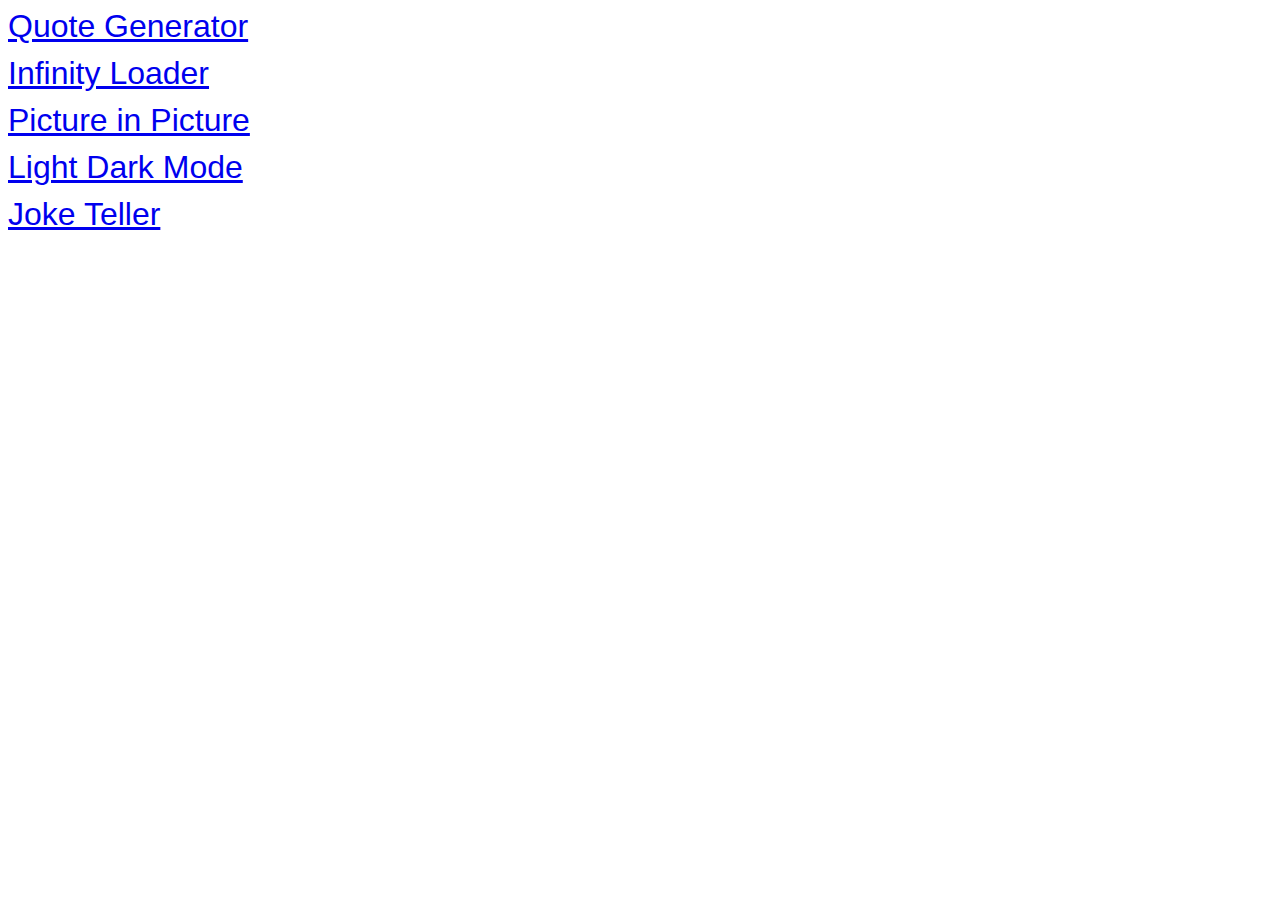
<file: index.html>
<!DOCTYPE html>
<html lang="en">
<head>
    <meta charset="UTF-8">
    <meta http-equiv="X-UA-Compatible" content="IE=edge">
    <meta name="viewport" content="width=device-width, initial-scale=1.0">
    <link rel="stylesheet" href="style.css">
    <title>Vanilla JS Projects</title>
</head>
<body>
    <a href="Quote-Generator/">Quote Generator</a>
    <a href="Infinity-Loader/">Infinity Loader</a>
    <a href="picture-in-picture/">Picture in Picture</a>
    <a href="light-dark-mode/">Light Dark Mode</a>
    <a href="joke-teller/">Joke Teller</a>
</body>
</html>
</file>
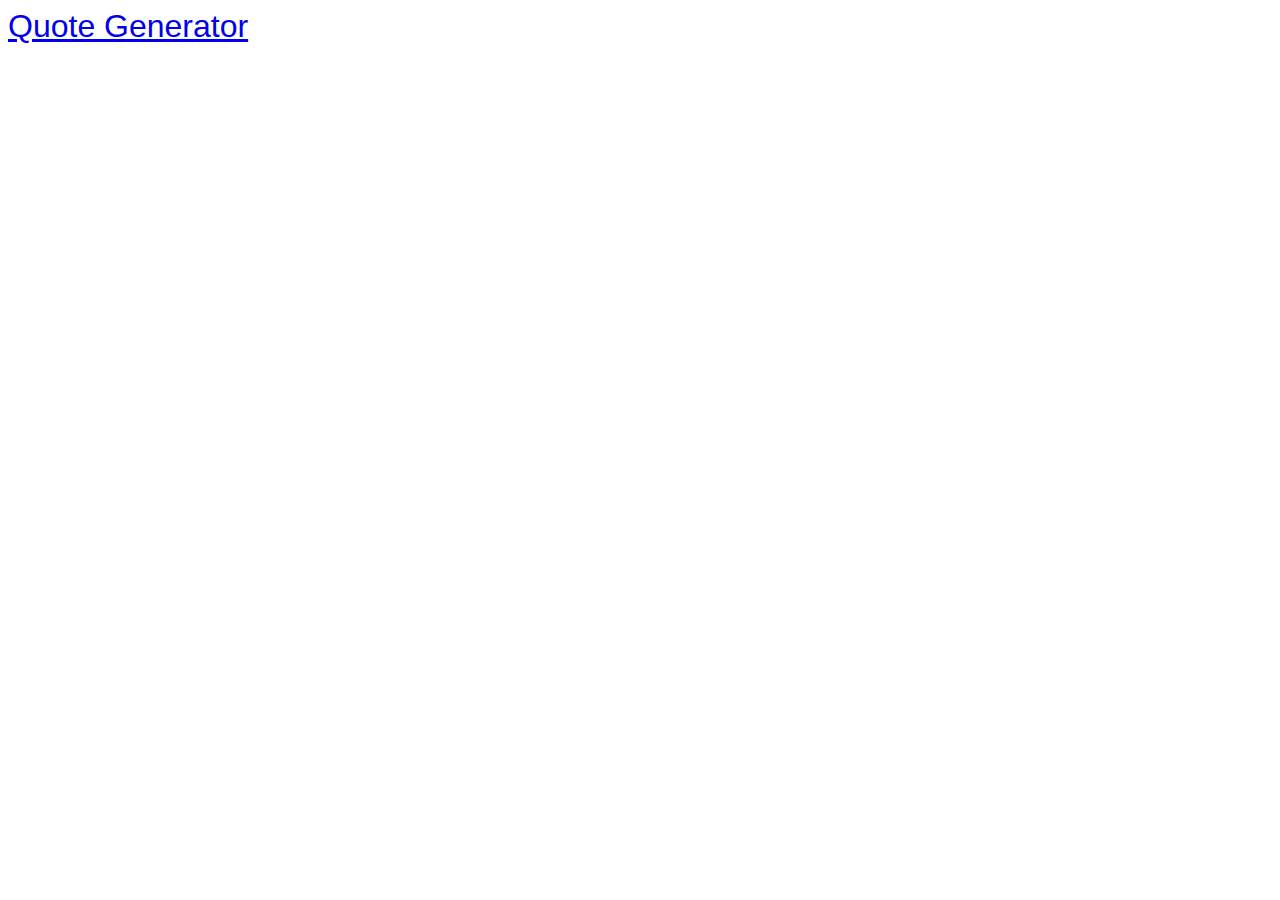
<file: docs/index.html>
<!DOCTYPE html>
<html lang="en">
<head>
    <meta charset="UTF-8">
    <meta http-equiv="X-UA-Compatible" content="IE=edge">
    <meta name="viewport" content="width=device-width, initial-scale=1.0">
    <link rel="stylesheet" href="style.css">
    <title>Vanilla JS Projects</title>
</head>
<body>
    <a href="/Quote-Generator/">Quote Generator</a>
</body>
</html>
</file>
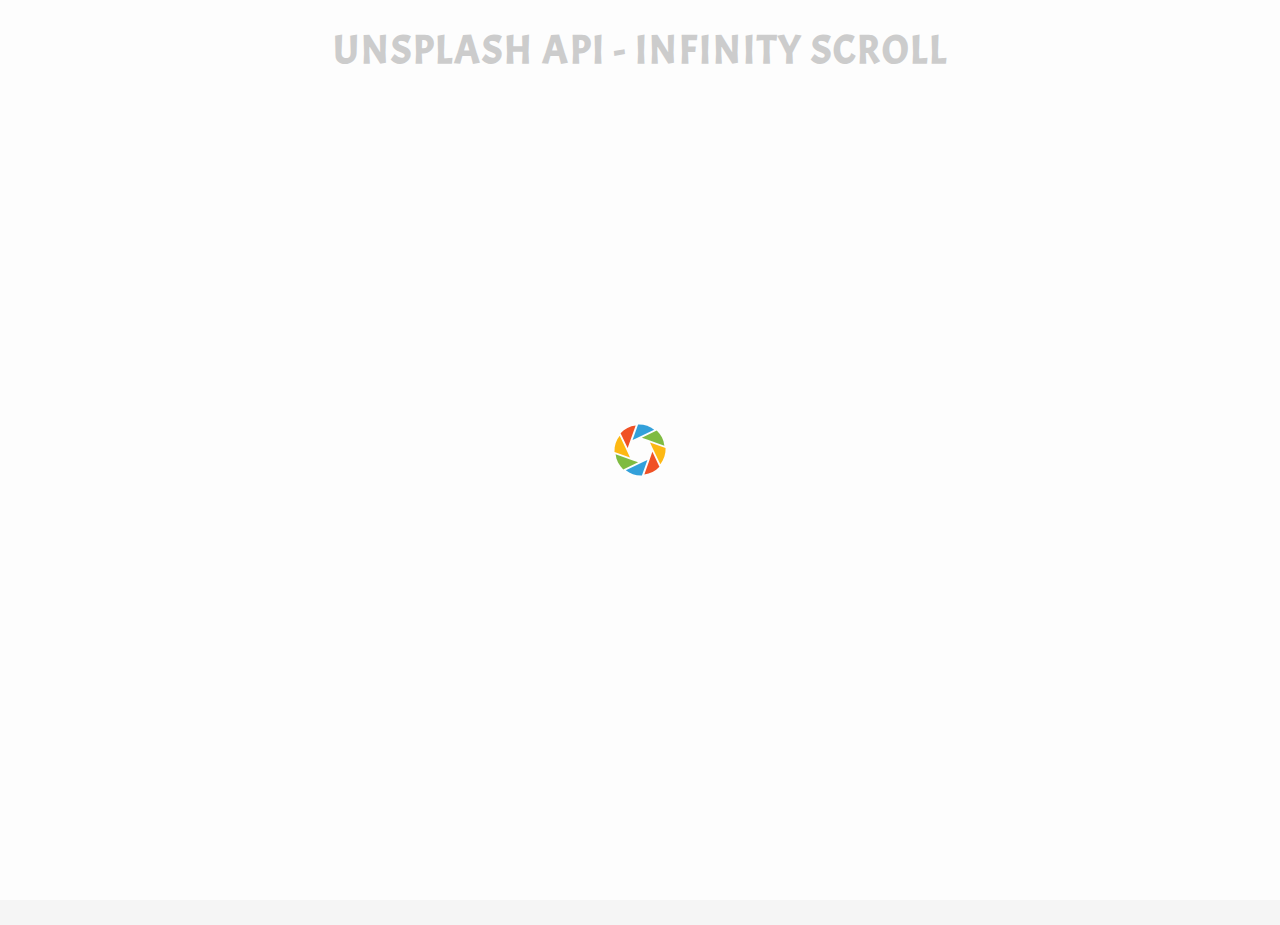
<file: Infinity-Loader/index.html>
<!DOCTYPE html>
<html lang="en">
<head>
    <meta charset="UTF-8">
    <meta http-equiv="X-UA-Compatible" content="IE=edge">
    <meta name="viewport" content="width=device-width, initial-scale=1.0">
    <link rel="stylesheet" href="style.css">
    <title>Infinite Scroll</title>
</head>
<body>
    <h1>UNSPLASH API - INFINITY SCROLL</h1>
    <div class="loader" id="loader">
        <img src="loader.svg" alt="Loading">
    </div>
    <div class="image-container" id="image-container"></div>

    <script src="script.js"></script>
</body>
</html>
</file>
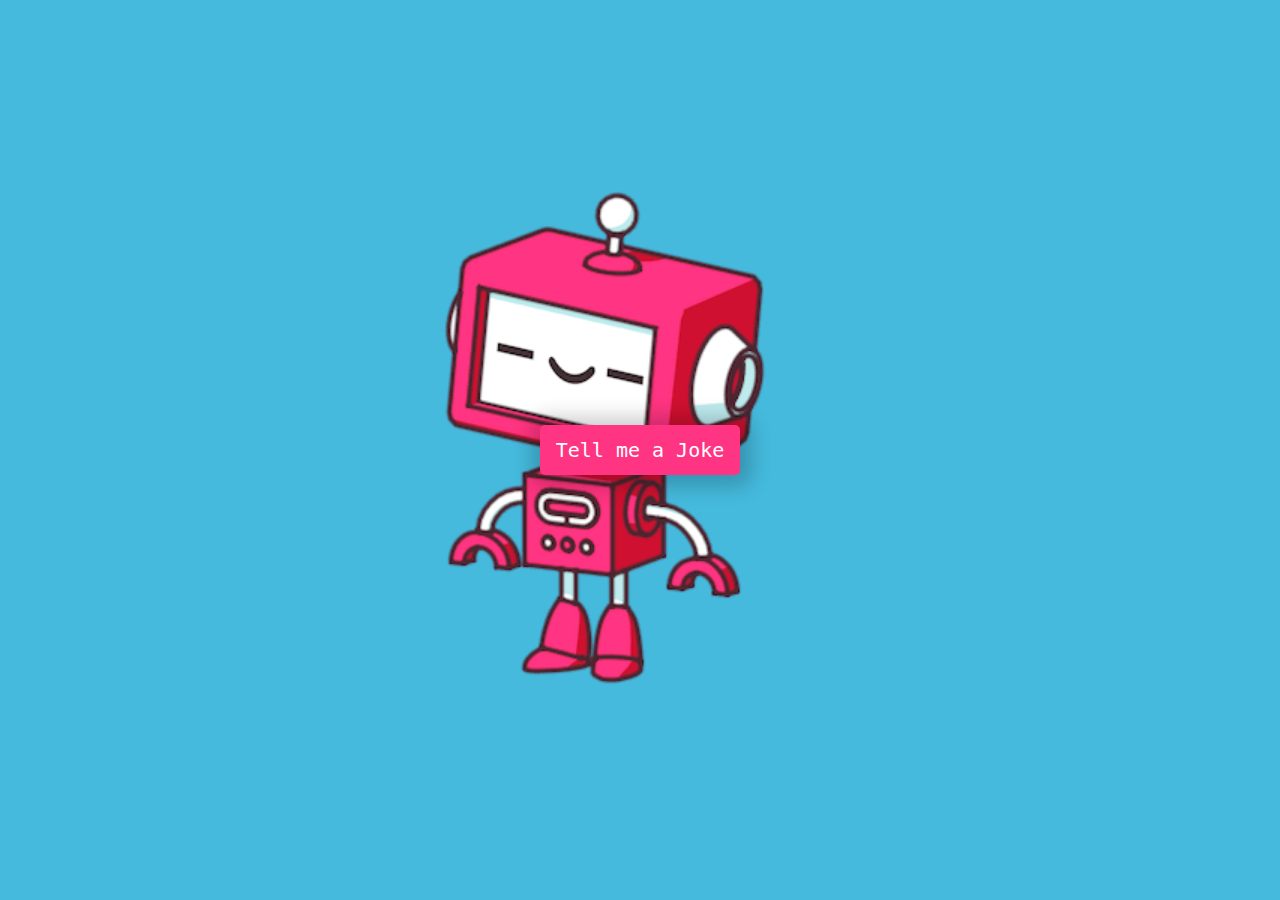
<file: joke-teller/index.html>
<!DOCTYPE html>
<html lang="en">
<head>
    <meta charset="UTF-8">
    <meta name="viewport" content="width=device-width, initial-scale=1.0">
    <title>Joke Teller</title>
    <link rel="stylesheet" href="style.css">
</head>
<body>
    <div class="container">
        <button id="button">Tell me a Joke</button>
        <audio id="audio" controls hidden></audio>
    </div>
    <!-- Script -->
    <script src="script.js"></script>
    <script src="voiceRSS.js"></script>
</body>
</html>
</file>
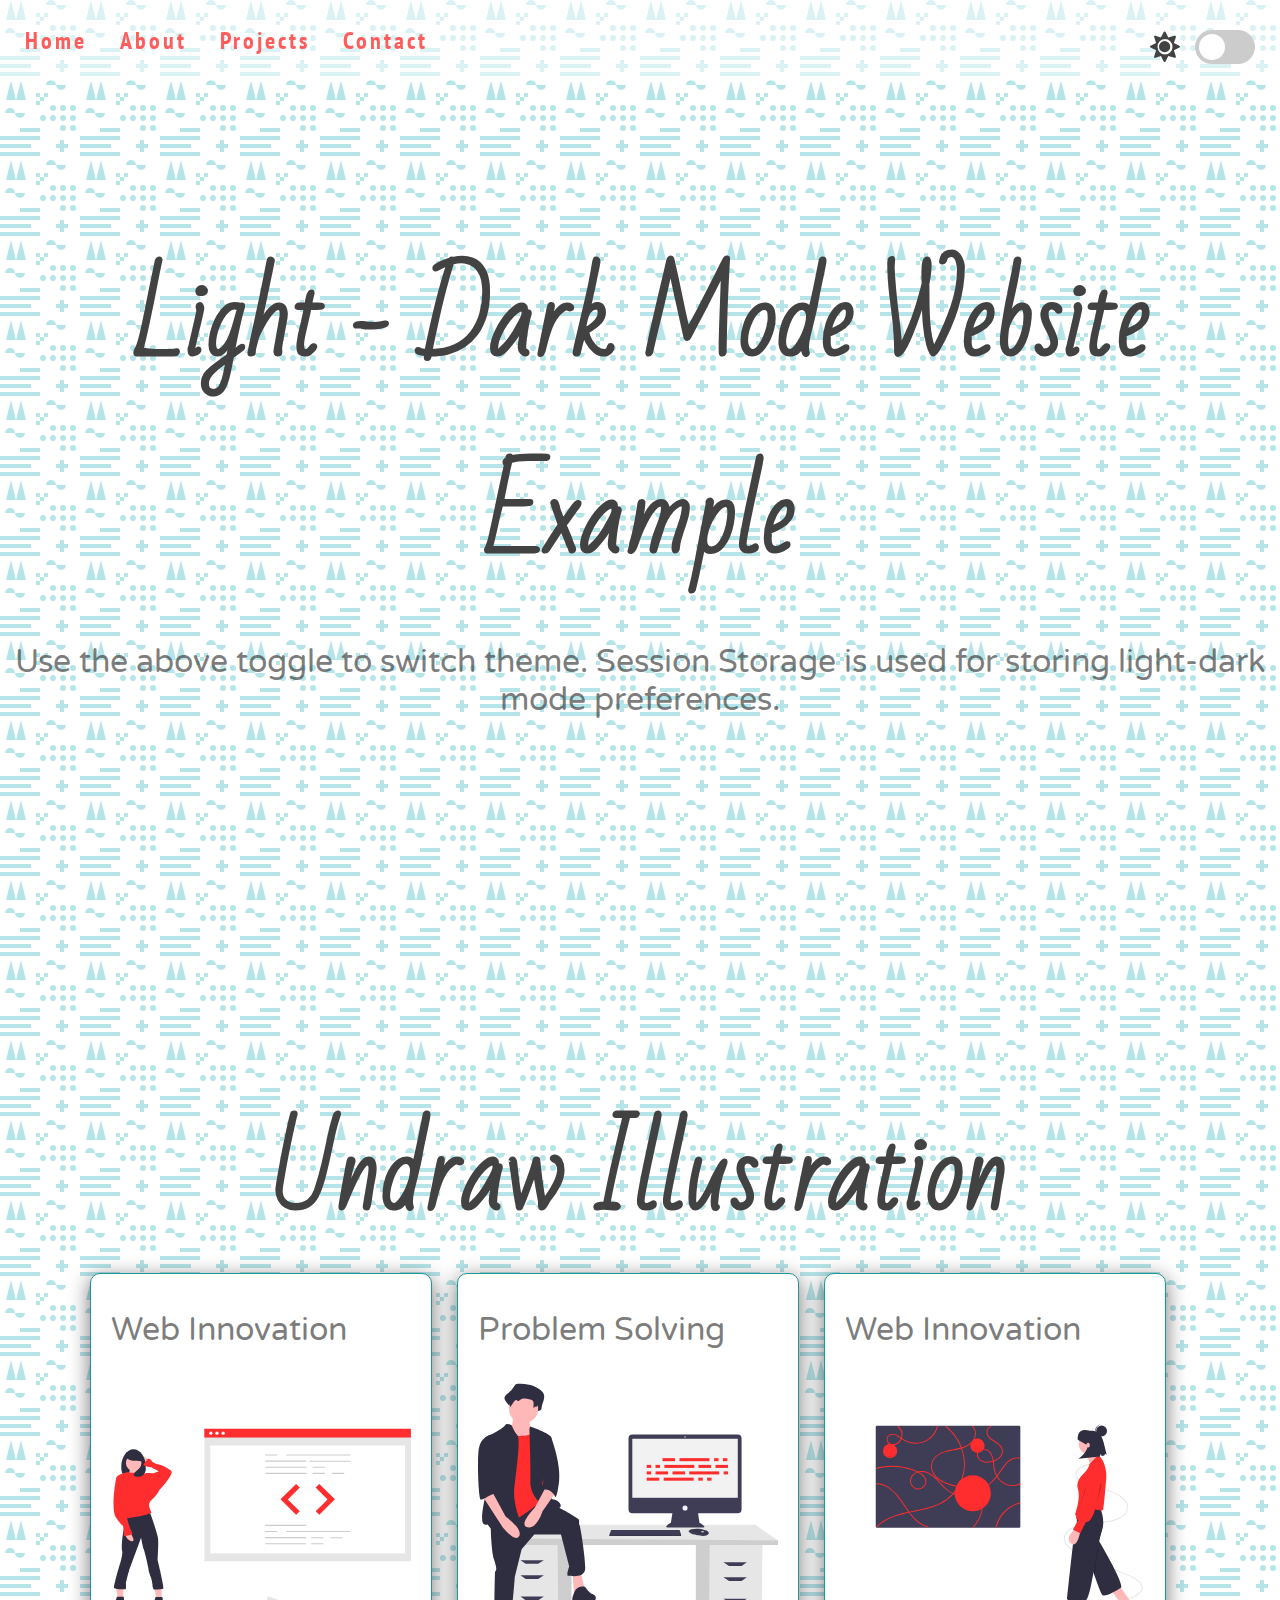
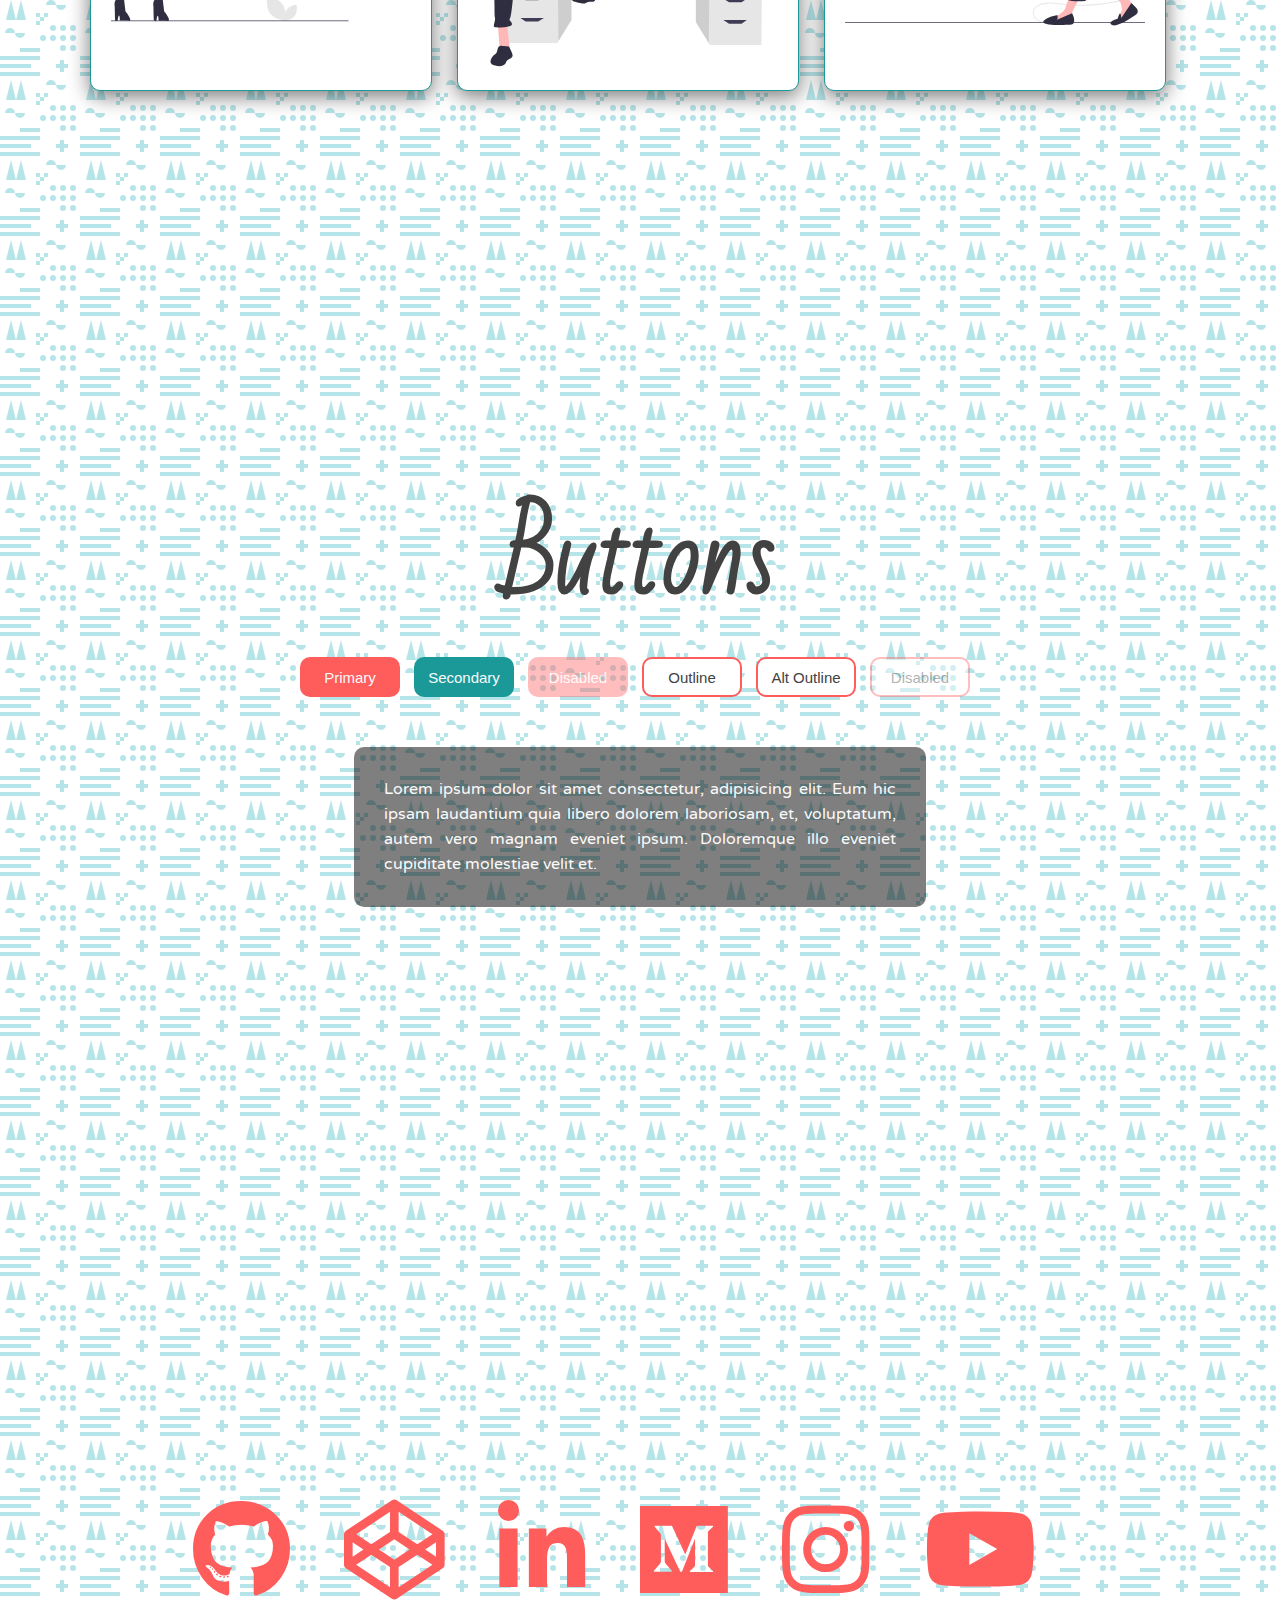
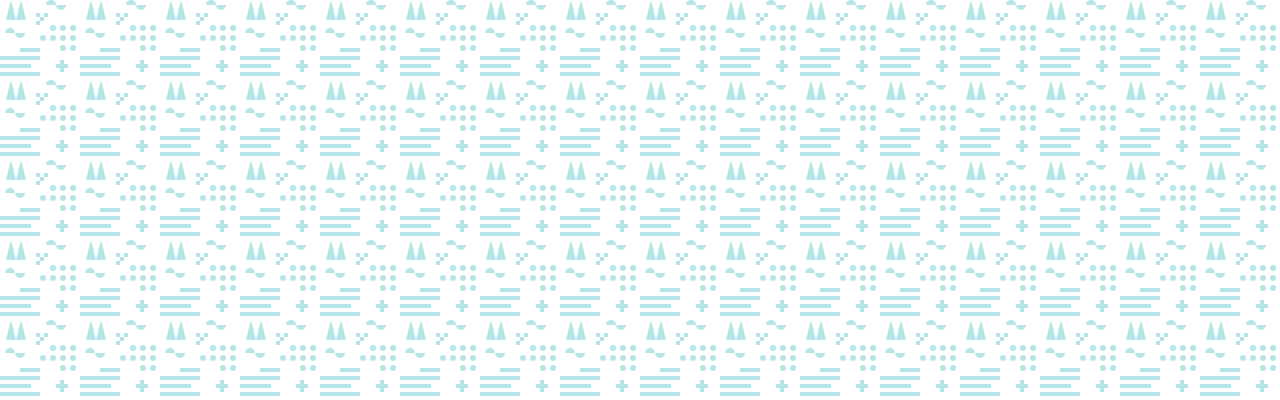
<file: light-dark-mode/index.html>
<!DOCTYPE html>
<html lang="en">
  <head>
    <meta charset="UTF-8" />
    <meta name="viewport" content="width=device-width, initial-scale=1.0" />
    <title>Light Dark Mode</title>
    <link rel="icon" type="image/png" href="favicon.png" />
    <link
      rel="stylesheet"
      href="https://cdnjs.cloudflare.com/ajax/libs/font-awesome/5.10.2/css/all.min.css"
    />
    <link rel="stylesheet" href="style.css" />
  </head>
  <body>
    <!-- Dark mode switch -->
    <div class="theme-switch-wrapper">
        <span id="toggle-icon">
            <span class="toggle-next"></span>
                <i class="fas fa-sun"></i>
        </span>
        <label class="theme-switch">
            <input type="checkbox">
            <div class="slider round"></div>
        </label>
    </div>
    <nav id="nav">
      <a href="#home">Home</a>
      <a href="#about">About</a>
      <a href="#projects">Projects</a>
      <a href="#contact">Contact</a>
    </nav>
    <section id="home">
      <div class="title-group">
        <h1>Light - Dark Mode Website Example</h1>
        <h2>Use the above toggle to switch theme. Session Storage is used for storing light-dark mode preferences.</h2>
      </div>
    </section>
    <section id="about">
      <h1>Undraw Illustration</h1>
      <div class="about-container">
        <div class="image-container">
          <h2>Web Innovation</h2>
          <img
            src="img/undraw_proud_coder_light.svg"
            alt="Proud Coder"
            id="image1"
          />
        </div>
        <div class="image-container">
          <h2>Problem Solving</h2>
          <img
            src="img/undraw_feeling_proud_light.svg"
            alt="Proud Coder"
            id="image2"
          />
        </div>
        <div class="image-container">
          <h2>Web Innovation</h2>
          <img
            src="img/undraw_conceptual_idea_light.svg"
            alt="Proud Coder"
            id="image3"
          />
        </div>
      </div>
    </section>
    <section id="projects">
      <h1>Buttons</h1>
      <div class="button">
        <button class="primary">Primary</button>
        <button class="secondary">Secondary</button>
        <button class="primary" disabled >Disabled</button>
        <button class="outline">Outline</button>
        <button class="secndary outline">Alt Outline</button>
        <button class="outline" disabled>Disabled</button>
      </div>
      <div class="text-box" id="text-box"><p>Lorem ipsum dolor sit amet consectetur, adipisicing elit. Eum hic ipsam laudantium quia libero dolorem laboriosam, et, voluptatum, autem vero magnam eveniet ipsum. Doloremque illo eveniet cupiditate molestiae velit et.</p></div>
    </section>
    <section id="contact">
        <div class="social-icon">
            <i class="fab fa-github"></i>
            <i class="fab fa-codepen"></i>
            <i class="fab fa-linkedin-in"></i>
            <i class="fab fa-medium"></i>
            <i class="fab fa-instagram"></i>
            <i class="fab fa-youtube"></i>
        </div>
    </section>
    <!-- Script -->
    <script src="script.js"></script>
  </body>
</html>
</file>
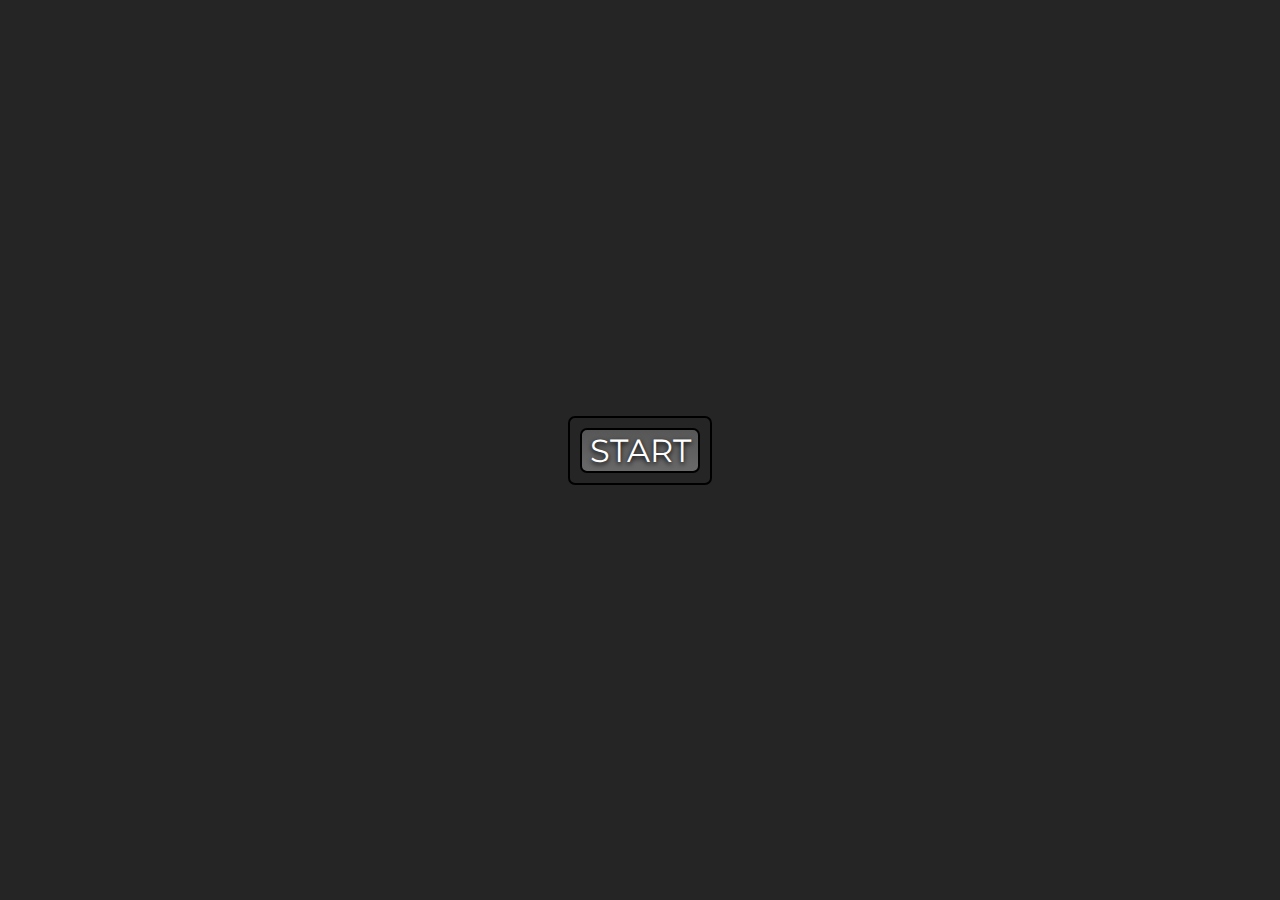
<file: picture-in-picture/index.html>
<!DOCTYPE html>
<html lang="en">
  <head>
    <meta charset="UTF-8" />
    <meta http-equiv="X-UA-Compatible" content="IE=edge" />
    <meta name="viewport" content="width=device-width, initial-scale=1.0" />
    <link rel="stylesheet" href="style.css" />
    <title>Picture in Picture</title>
  </head>
  <body>
    <video id="video" controls height="360" width="640" hidden></video>
    <div class="button-container"><button id="button">START</button></div>
    <script src="script.js"></script>
  </body>
</html>
</file>
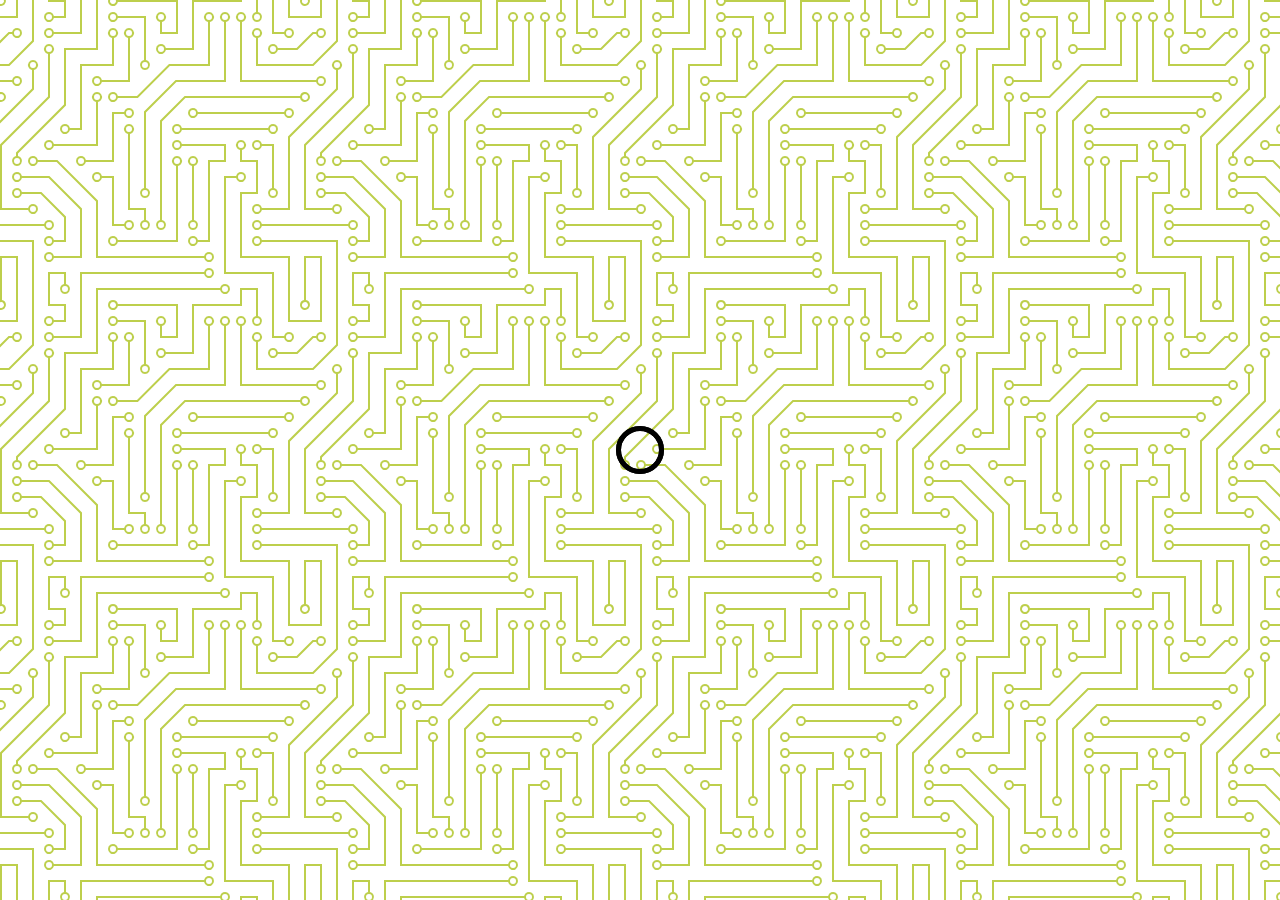
<file: Quote-Generator/index.html>
<!DOCTYPE html>
<html lang="en">
  <head>
    <meta charset="UTF-8" />
    <meta http-equiv="X-UA-Compatible" content="IE=edge" />
    <meta name="viewport" content="width=device-width, initial-scale=1.0" />
    <link
      rel="stylesheet"
      href="https://cdnjs.cloudflare.com/ajax/libs/font-awesome/6.2.1/css/all.min.css" />
    <link rel="stylesheet" href="style.css" />
    <link rel="apple-touch-icon" sizes="180x180" href="/apple-touch-icon.png" />
    <link rel="icon" type="image/png" sizes="32x32" href="/favicon-32x32.png" />
    <link rel="icon" type="image/png" sizes="16x16" href="/favicon-16x16.png" />
    <title>Quote Generator</title>
  </head>
  <body>
    <div class="quote-container" id="quote-container">
      <div class="quote-text">
        <i class="fa-solid fa-quote-left"></i>
        <span id="quote"></span>
      </div>
      <div class="quote-author">
        <span id="author"></span>
      </div>
      <div class="button-container">
        <div class="share-div">
          <button class="share-button" id="share-button" title="Share">
            <i class="fa-solid fa-share-nodes"></i>
          </button>
          <dialog id="modal">
            <div class="share-div">
              <button class="clipboard" id="copy-button" title="Copy This!">
                <i class="fa-regular fa-copy"></i>
              </button>
              <button class="twitter-button" id="twitter" title="Tweet This!">
                <i class="fab fa-twitter"></i>
              </button>
              <button
                class="facebook-button"
                id="facebook"
                title="Share to Facebook">
                <i class="fab fa-facebook"></i>
              </button>
              <button
                class="whatsapp-button"
                id="whatsapp"
                title="Send to WhatsApp">
                <i class="fab fa-whatsapp"></i>
              </button>
              <button
                class="more-share-button"
                id="more-share"
                title="Share...">
                <i class="fa-solid fa-ellipsis"></i>
              </button>
            </div>
          </dialog>
        </div>
        <button id="translate">
          <img src="translate.png" class="translate-image" />
        </button>
        <button id="new-quote">New Quote</button>
      </div>
    </div>
    <span id="loader"></span>
    <script src="script.js"></script>
    <script src="translate.js"></script>
  </body>
</html>
</file>
<file: style.css>
a{
    font-family: 'Segoe UI', Tahoma, Geneva, Verdana, sans-serif;
    font-size: 2rem;
    transition: 0.1s font-weight;
    display: block;
    margin-bottom: 10px;
}
a:hover{
    font-weight: bold;
}
</file>
<file: docs/style.css>
a{
    font-family: 'Segoe UI', Tahoma, Geneva, Verdana, sans-serif;
    font-size: 2rem;
    transition: 0.1s font-weight;
}
a:hover{
    font-weight: bold;
}
</file>
<file: Infinity-Loader/style.css>
@import url('https://fonts.googleapis.com/css2?family=Acme&display=swap');

html {
    box-sizing: border-box;
  }
  
  body {
    margin: 0;
    min-height: 100vh;
    font-family: 'Acme', sans-serif;
    background: whitesmoke;
  }

h1{
    text-align: center;
    margin-top: 25px;
    margin-bottom: 15px;
    font-size: 2.5rem;
    letter-spacing: 2px;
}

.loader{
    position: fixed;
    top: 0;
    bottom: 0;
    left: 0;
    right: 0;
    background: rgba(255, 255, 255, 0.8);
}

.loader img{
    position: fixed;
    top: 50%;
    left: 50%;
    transform: translate(-50%, -50%);
}

.image-container{
    margin: 10px 30%;
}

.image-container img{
    width: 100%;
    margin-top: 5px;
}


@media screen and (max-width:600px) {
    h1{
        font-size: 20px;
    }
    .image-container{
        margin: 10px;
    }
}
</file>
<file: joke-teller/style.css>
/* ROBOT.GIF from Giphy - https://giphy.com/gifs/robot-cinema-4d-eyedesyn-3o7abtn7DuREEpsyWY */

html {
  box-sizing: border-box;
}

body{
    margin: 0;
    background-color: #45badd;
}

.container{
    height: 100vh;
    width: 100vw;
    display: flex;
    justify-content: center;
    align-items: center;
    flex-direction: column;
    background: url(./robot.gif);
    background-position: left center;
    background-size: contain;
    background-repeat: no-repeat;
}

button{
    cursor: pointer;
    outline: none;
    width: 200px;
    height: 50px;
    font-size: 20px;
    color: white;
    background-color: #ff3482;
    border: none;
    border-radius: 5px;
    box-shadow: 2px 2px 20px 10px rgba(0, 0, 0, 0.2);
    font-family: monospace;
}

button:hover{
    filter: brightness(90%);
}

button:active{
    transform: scale(0.98);
}

button:disabled{
    cursor: default;
    filter: brightness(30%);
}

@media screen and (max-width: 1000px) {
    .container{
        background-size: cover;
        background-position: center center;
    }    

    button{
        box-shadow: 5px 5px 30px 20px rgba(0, 0, 0, 0.5);
    }
}
</file>
<file: light-dark-mode/style.css>
@import url("https://fonts.googleapis.com/css2?family=Bad+Script&family=PT+Sans+Narrow&family=Varela+Round&display=swap");

:root {
  --primary-color: rgb(255, 92, 92);
  --primary-variant: #ff2d2d;
  --secondary-color: #1b9999;
  --on-primary: rgb(250, 250, 250);
  --on-background: rgb(66, 66, 66);
  --on-background-alt: rgba(66, 66, 66, 0.7);
  --background: rgb(255, 255, 255);
  --box-shadow: 0 5px 20px 1px rgba(0, 0, 0, 0.5);
}

[data-theme="dark"] {
  --primary-color: rgb(150, 65, 255);
  --primary-variant: #6c63ff;
  --secondary-color: #03dac5;
  --on-primary: #000;
  --on-background: rgba(255, 255, 255, 0.9);
  --on-background-alt: rgba(255, 255, 255, 0.7);
  --background: #121212;
}

html {
  box-sizing: border-box;
  scroll-behavior: smooth;
}

body {
  margin: 0;
  background-color: #fbfafc;
  background-image: url("data:image/svg+xml,%3Csvg xmlns='http://www.w3.org/2000/svg' width='80' height='80' viewBox='0 0 80 80'%3E%3Cg fill='%2349bdc9' fill-opacity='0.4'%3E%3Cpath fill-rule='evenodd' d='M11 0l5 20H6l5-20zm42 31a3 3 0 1 0 0-6 3 3 0 0 0 0 6zM0 72h40v4H0v-4zm0-8h31v4H0v-4zm20-16h20v4H20v-4zM0 56h40v4H0v-4zm63-25a3 3 0 1 0 0-6 3 3 0 0 0 0 6zm10 0a3 3 0 1 0 0-6 3 3 0 0 0 0 6zM53 41a3 3 0 1 0 0-6 3 3 0 0 0 0 6zm10 0a3 3 0 1 0 0-6 3 3 0 0 0 0 6zm10 0a3 3 0 1 0 0-6 3 3 0 0 0 0 6zm-30 0a3 3 0 1 0 0-6 3 3 0 0 0 0 6zm-28-8a5 5 0 0 0-10 0h10zm10 0a5 5 0 0 1-10 0h10zM56 5a5 5 0 0 0-10 0h10zm10 0a5 5 0 0 1-10 0h10zm-3 46a3 3 0 1 0 0-6 3 3 0 0 0 0 6zm10 0a3 3 0 1 0 0-6 3 3 0 0 0 0 6zM21 0l5 20H16l5-20zm43 64v-4h-4v4h-4v4h4v4h4v-4h4v-4h-4zM36 13h4v4h-4v-4zm4 4h4v4h-4v-4zm-4 4h4v4h-4v-4zm8-8h4v4h-4v-4z'/%3E%3C/g%3E%3C/svg%3E");
  background-color: var(--background);
  color: var(--on-background);
  font-family: "Varela Round", sans-serif;
}

section {
  min-height: 100vh;
  display: flex;
  justify-content: center;
  align-items: center;
  flex-direction: column;
}

h1 {
  font-size: 100px;
  margin-bottom: 0;
  font-family: "Bad Script", cursive;
  font-weight: 900;
}

h2 {
  font-size: 32px;
  font-weight: normal;
  color: var(--on-background-alt);
}

/* Navigation */
nav {
  z-index: 10;
  font-family: "PT Sans Narrow", sans-serif;
  position: fixed;
  font-size: 24px;
  letter-spacing: 3px;
  padding: 25px;
  width: 100vw;
  background: rgb(255 255 255 / 50%);
}

a {
  margin-right: 25px;
  color: var(--primary-color);
  text-decoration: none;
  border-bottom: 3px solid transparent;
  font-weight: bold;
}

a:hover,
a:focus {
  color: var(--on-background);
  border-bottom: 3px solid;
}

/* Home Section */
.title-group {
  text-align: center;
}

/* About Section */
.about-container {
  display: flex;
}

.image-container {
  border: 1px solid var(--secondary-color);
  border-radius: 10px;
  padding: 10px 20px;
  margin-right: 25px;
  width: auto;
  background: var(--background);
  box-shadow: var(--box-shadow);
}

img {
  height: 300px;
  width: 300px;
}

/* Projects Section */
.buttons {
  margin-top: 15px;
  margin-bottom: 50px;
}

button {
  min-width: 100px;
  height: 40px;
  cursor: pointer;
  border-radius: 10px;
  margin-right: 10px;
  border: 2px solid var(--primary-color);
  font-size: 15px;
  outline: none;
}

button:disabled {
  opacity: 0.4;
  cursor: default;
}

button:hover:not(.outline) {
  filter: brightness(110%);
}

.primary {
  background: var(--primary-color);
  color: var(--on-primary);
}

.secondary {
  border: 2px solid var(--secondary-color);
}

.secondary,
.secondary:hover,
.outline.secondary:hover {
  background: var(--secondary-color);
  color: var(--on-primary);
}

.outline {
  background: var(--background);
  color: var(--on-background);
}

.outline:hover {
  background: var(--primary-color);
  color: var(--on-primary);
}

.text-box {
  width: 40%;
  text-align: justify;
  background: rgb(0 0 0 / 50%);
  color: var(--on-primary);
  border-radius: 10px;
  padding: 30px;
  margin-top: 50px;
}

p {
  margin: 0;
  line-height: 25px;
}

/* Contact Section */
.fab {
  font-size: 100px;
  margin-right: 50px;
  cursor: pointer;
  color: var(--primary-color);
}

.fab:hover {
  color: var(--on-background);
}

/* Dark Mode Toggle */
.theme-switch-wrapper {
  display: flex;
  align-items: center;
  z-index: 100;
  position: fixed;
  right: 25px;
  top: 30px;
}

.theme-switch-wrapper span {
  margin-right: 10px;
  font-size: 1rem;
}

.toggle-text {
  position: relative;
  top: -4px;
  right: 5px;
  color: var(--on-background);
}

.theme-switch {
  display: inline-block;
  height: 34px;
  position: relative;
  width: 60px;
}

.theme-switch input {
  display: none;
}

.slider {
  background: #ccc;
  bottom: 0;
  cursor: pointer;
  left: 0;
  position: absolute;
  right: 0;
  top: 0;
  transition: 0.4s;
}

.slider::before {
  background: #fff;
  bottom: 4px;
  content: "";
  height: 26px;
  left: 4px;
  position: absolute;
  transition: 0.4s;
  width: 26px;
}

input:checked + .slider {
  background: var(--primary-color);
}

input:checked + .slider::before {
  transform: translateX(26px);
}

.slider.round {
  border-radius: 34px;
}

.slider.round::before {
  border-radius: 50%;
}

.fas {
  font-size: 30px;
  margin-right: 5px;
}
</file>
<file: picture-in-picture/style.css>
@import url("https://fonts.googleapis.com/css2?family=Montserrat&display=swap");

html {
  box-sizing: border-box;
}

body {
  margin: 0;
  min-height: 100vh;
  font-family: "Montserrat", sans-serif;
  display: flex;
  align-items: center;
  justify-content: center;
  background-color: rgb(37 37 37);
}

.button-container{
    border: 2px solid black;
    padding: 10px;
    border-radius: 7px;
    box-shadow: inset 0 20px 4px -19px rgb(255 255 255 0.7);
}

button{
    cursor: pointer;
    outline: none;
    width: 120px;
    font-family: 'Montserrat', sans-serif;;
    font-size: 2rem;
    color: white;
    text-shadow: 0 2px 5px black;
    background: linear-gradient(to top, #696969, #575757);
    border: 2px solid black;
    border-radius: 7px;
    box-shadow: inset 0 20px 4px -19px rgb(255 255 255 0.4), 0 12px 12px 0px rgb(0, 0, 0, 0.3);
}

button:hover{
    background: linear-gradient(to bottom, #696969, #575757);
}
button:active{
    transform: translateY(3px);
    box-shadow: 0 12px 12px 0 rgba(0 0 0 0.3);
}
</file>
<file: Quote-Generator/style.css>
@import url("https://fonts.googleapis.com/css2?family=Space+Grotesk:wght@400;500&display=swap");

html {
  box-sizing: border-box;
}

body {
  -webkit-tap-highlight-color: transparent;
  margin: 0;
  min-height: 100vh;
  background-color: #ffffff;
  background-image: url("data:image/svg+xml,%3Csvg xmlns='http://www.w3.org/2000/svg' viewBox='0 0 304 304' width='304' height='304'%3E%3Cpath fill='%23bdcf4c' fill-opacity='1' d='M44.1 224a5 5 0 1 1 0 2H0v-2h44.1zm160 48a5 5 0 1 1 0 2H82v-2h122.1zm57.8-46a5 5 0 1 1 0-2H304v2h-42.1zm0 16a5 5 0 1 1 0-2H304v2h-42.1zm6.2-114a5 5 0 1 1 0 2h-86.2a5 5 0 1 1 0-2h86.2zm-256-48a5 5 0 1 1 0 2H0v-2h12.1zm185.8 34a5 5 0 1 1 0-2h86.2a5 5 0 1 1 0 2h-86.2zM258 12.1a5 5 0 1 1-2 0V0h2v12.1zm-64 208a5 5 0 1 1-2 0v-54.2a5 5 0 1 1 2 0v54.2zm48-198.2V80h62v2h-64V21.9a5 5 0 1 1 2 0zm16 16V64h46v2h-48V37.9a5 5 0 1 1 2 0zm-128 96V208h16v12.1a5 5 0 1 1-2 0V210h-16v-76.1a5 5 0 1 1 2 0zm-5.9-21.9a5 5 0 1 1 0 2H114v48H85.9a5 5 0 1 1 0-2H112v-48h12.1zm-6.2 130a5 5 0 1 1 0-2H176v-74.1a5 5 0 1 1 2 0V242h-60.1zm-16-64a5 5 0 1 1 0-2H114v48h10.1a5 5 0 1 1 0 2H112v-48h-10.1zM66 284.1a5 5 0 1 1-2 0V274H50v30h-2v-32h18v12.1zM236.1 176a5 5 0 1 1 0 2H226v94h48v32h-2v-30h-48v-98h12.1zm25.8-30a5 5 0 1 1 0-2H274v44.1a5 5 0 1 1-2 0V146h-10.1zm-64 96a5 5 0 1 1 0-2H208v-80h16v-14h-42.1a5 5 0 1 1 0-2H226v18h-16v80h-12.1zm86.2-210a5 5 0 1 1 0 2H272V0h2v32h10.1zM98 101.9V146H53.9a5 5 0 1 1 0-2H96v-42.1a5 5 0 1 1 2 0zM53.9 34a5 5 0 1 1 0-2H80V0h2v34H53.9zm60.1 3.9V66H82v64H69.9a5 5 0 1 1 0-2H80V64h32V37.9a5 5 0 1 1 2 0zM101.9 82a5 5 0 1 1 0-2H128V37.9a5 5 0 1 1 2 0V82h-28.1zm16-64a5 5 0 1 1 0-2H146v44.1a5 5 0 1 1-2 0V18h-26.1zm102.2 270a5 5 0 1 1 0 2H98v14h-2v-16h124.1zM242 149.9V160h16v34h-16v62h48v48h-2v-46h-48v-66h16v-30h-16v-12.1a5 5 0 1 1 2 0zM53.9 18a5 5 0 1 1 0-2H64V2H48V0h18v18H53.9zm112 32a5 5 0 1 1 0-2H192V0h50v2h-48v48h-28.1zm-48-48a5 5 0 0 1-9.8-2h2.07a3 3 0 1 0 5.66 0H178v34h-18V21.9a5 5 0 1 1 2 0V32h14V2h-58.1zm0 96a5 5 0 1 1 0-2H137l32-32h39V21.9a5 5 0 1 1 2 0V66h-40.17l-32 32H117.9zm28.1 90.1a5 5 0 1 1-2 0v-76.51L175.59 80H224V21.9a5 5 0 1 1 2 0V82h-49.59L146 112.41v75.69zm16 32a5 5 0 1 1-2 0v-99.51L184.59 96H300.1a5 5 0 0 1 3.9-3.9v2.07a3 3 0 0 0 0 5.66v2.07a5 5 0 0 1-3.9-3.9H185.41L162 121.41v98.69zm-144-64a5 5 0 1 1-2 0v-3.51l48-48V48h32V0h2v50H66v55.41l-48 48v2.69zM50 53.9v43.51l-48 48V208h26.1a5 5 0 1 1 0 2H0v-65.41l48-48V53.9a5 5 0 1 1 2 0zm-16 16V89.41l-34 34v-2.82l32-32V69.9a5 5 0 1 1 2 0zM12.1 32a5 5 0 1 1 0 2H9.41L0 43.41V40.6L8.59 32h3.51zm265.8 18a5 5 0 1 1 0-2h18.69l7.41-7.41v2.82L297.41 50H277.9zm-16 160a5 5 0 1 1 0-2H288v-71.41l16-16v2.82l-14 14V210h-28.1zm-208 32a5 5 0 1 1 0-2H64v-22.59L40.59 194H21.9a5 5 0 1 1 0-2H41.41L66 216.59V242H53.9zm150.2 14a5 5 0 1 1 0 2H96v-56.6L56.6 162H37.9a5 5 0 1 1 0-2h19.5L98 200.6V256h106.1zm-150.2 2a5 5 0 1 1 0-2H80v-46.59L48.59 178H21.9a5 5 0 1 1 0-2H49.41L82 208.59V258H53.9zM34 39.8v1.61L9.41 66H0v-2h8.59L32 40.59V0h2v39.8zM2 300.1a5 5 0 0 1 3.9 3.9H3.83A3 3 0 0 0 0 302.17V256h18v48h-2v-46H2v42.1zM34 241v63h-2v-62H0v-2h34v1zM17 18H0v-2h16V0h2v18h-1zm273-2h14v2h-16V0h2v16zm-32 273v15h-2v-14h-14v14h-2v-16h18v1zM0 92.1A5.02 5.02 0 0 1 6 97a5 5 0 0 1-6 4.9v-2.07a3 3 0 1 0 0-5.66V92.1zM80 272h2v32h-2v-32zm37.9 32h-2.07a3 3 0 0 0-5.66 0h-2.07a5 5 0 0 1 9.8 0zM5.9 0A5.02 5.02 0 0 1 0 5.9V3.83A3 3 0 0 0 3.83 0H5.9zm294.2 0h2.07A3 3 0 0 0 304 3.83V5.9a5 5 0 0 1-3.9-5.9zm3.9 300.1v2.07a3 3 0 0 0-1.83 1.83h-2.07a5 5 0 0 1 3.9-3.9zM97 100a3 3 0 1 0 0-6 3 3 0 0 0 0 6zm0-16a3 3 0 1 0 0-6 3 3 0 0 0 0 6zm16 16a3 3 0 1 0 0-6 3 3 0 0 0 0 6zm16 16a3 3 0 1 0 0-6 3 3 0 0 0 0 6zm0 16a3 3 0 1 0 0-6 3 3 0 0 0 0 6zm-48 32a3 3 0 1 0 0-6 3 3 0 0 0 0 6zm16 16a3 3 0 1 0 0-6 3 3 0 0 0 0 6zm32 48a3 3 0 1 0 0-6 3 3 0 0 0 0 6zm-16 16a3 3 0 1 0 0-6 3 3 0 0 0 0 6zm32-16a3 3 0 1 0 0-6 3 3 0 0 0 0 6zm0-32a3 3 0 1 0 0-6 3 3 0 0 0 0 6zm16 32a3 3 0 1 0 0-6 3 3 0 0 0 0 6zm32 16a3 3 0 1 0 0-6 3 3 0 0 0 0 6zm0-16a3 3 0 1 0 0-6 3 3 0 0 0 0 6zm-16-64a3 3 0 1 0 0-6 3 3 0 0 0 0 6zm16 0a3 3 0 1 0 0-6 3 3 0 0 0 0 6zm16 96a3 3 0 1 0 0-6 3 3 0 0 0 0 6zm0 16a3 3 0 1 0 0-6 3 3 0 0 0 0 6zm16 16a3 3 0 1 0 0-6 3 3 0 0 0 0 6zm16-144a3 3 0 1 0 0-6 3 3 0 0 0 0 6zm0 32a3 3 0 1 0 0-6 3 3 0 0 0 0 6zm16-32a3 3 0 1 0 0-6 3 3 0 0 0 0 6zm16-16a3 3 0 1 0 0-6 3 3 0 0 0 0 6zm-96 0a3 3 0 1 0 0-6 3 3 0 0 0 0 6zm0 16a3 3 0 1 0 0-6 3 3 0 0 0 0 6zm16-32a3 3 0 1 0 0-6 3 3 0 0 0 0 6zm96 0a3 3 0 1 0 0-6 3 3 0 0 0 0 6zm-16-64a3 3 0 1 0 0-6 3 3 0 0 0 0 6zm16-16a3 3 0 1 0 0-6 3 3 0 0 0 0 6zm-32 0a3 3 0 1 0 0-6 3 3 0 0 0 0 6zm0-16a3 3 0 1 0 0-6 3 3 0 0 0 0 6zm-16 0a3 3 0 1 0 0-6 3 3 0 0 0 0 6zm-16 0a3 3 0 1 0 0-6 3 3 0 0 0 0 6zm-16 0a3 3 0 1 0 0-6 3 3 0 0 0 0 6zM49 36a3 3 0 1 0 0-6 3 3 0 0 0 0 6zm-32 0a3 3 0 1 0 0-6 3 3 0 0 0 0 6zm32 16a3 3 0 1 0 0-6 3 3 0 0 0 0 6zM33 68a3 3 0 1 0 0-6 3 3 0 0 0 0 6zm16-48a3 3 0 1 0 0-6 3 3 0 0 0 0 6zm0 240a3 3 0 1 0 0-6 3 3 0 0 0 0 6zm16 32a3 3 0 1 0 0-6 3 3 0 0 0 0 6zm-16-64a3 3 0 1 0 0-6 3 3 0 0 0 0 6zm0 16a3 3 0 1 0 0-6 3 3 0 0 0 0 6zm-16-32a3 3 0 1 0 0-6 3 3 0 0 0 0 6zm80-176a3 3 0 1 0 0-6 3 3 0 0 0 0 6zm16 0a3 3 0 1 0 0-6 3 3 0 0 0 0 6zm-16-16a3 3 0 1 0 0-6 3 3 0 0 0 0 6zm32 48a3 3 0 1 0 0-6 3 3 0 0 0 0 6zm16-16a3 3 0 1 0 0-6 3 3 0 0 0 0 6zm0-32a3 3 0 1 0 0-6 3 3 0 0 0 0 6zm112 176a3 3 0 1 0 0-6 3 3 0 0 0 0 6zm-16 16a3 3 0 1 0 0-6 3 3 0 0 0 0 6zm0 16a3 3 0 1 0 0-6 3 3 0 0 0 0 6zm0 16a3 3 0 1 0 0-6 3 3 0 0 0 0 6zM17 180a3 3 0 1 0 0-6 3 3 0 0 0 0 6zm0 16a3 3 0 1 0 0-6 3 3 0 0 0 0 6zm0-32a3 3 0 1 0 0-6 3 3 0 0 0 0 6zm16 0a3 3 0 1 0 0-6 3 3 0 0 0 0 6zM17 84a3 3 0 1 0 0-6 3 3 0 0 0 0 6zm32 64a3 3 0 1 0 0-6 3 3 0 0 0 0 6zm16-16a3 3 0 1 0 0-6 3 3 0 0 0 0 6z'%3E%3C/path%3E%3C/svg%3E");
  display: flex;
  font-weight: 700;
  align-items: center;
  justify-content: center;
  text-align: center;
  font-family: "Space Grotesk", sans-serif;
}

.quote-container {
  padding: 20px;
  border-radius: 20px;
  max-width: 900px;
  background-color: rgba(255, 255, 255, 0.6);
  box-shadow: 0 10px 10px 10px rgba(0, 0, 0, 0.2);
}

.quote-text {
  font-size: 3rem;
}

.long-quote {
  font-size: 2rem;
}

.fa-quote-left {
  font-size: 6rem;
}

.quote-author {
  font-size: 2rem;
  margin: 15px 0px;
  font-style: italic;
}

.button-container {
  margin-top: 10px;
  display: flex;
  justify-content: space-between;
}

button {
  padding: 8px 20px;
  outline: none;
  font-size: 1.2rem;
  border-style: none;
  border-radius: 12px;
  color: white;
  background-color: #2d2d2d;
  box-shadow: 0 0.3rem rgba(121, 121, 121, 0.6);
  cursor: pointer;
}
button:hover {
  background-color: #525252;
}
button:active {
  transform: translate(0, 0.3rem);
  box-shadow: 0 0.1rem rgba(255, 255, 255, 0.6);
}
.twitter-button:hover {
  color: #1da1f2;
}

.whatsapp-button:hover {
  color: #25d366;
}

dialog::backdrop {
  background: rgba(0, 0, 0, 0.3);
  backdrop-filter: blur(3px);
}

dialog {
  margin-left: 20px;
  border-radius: 20px;
  border: none;
  transition: backdrop-filter 1s;
}

.share-div {
  display: flex;
  flex-direction: column;
}

#modal button {
  border-radius: 50px;
  padding: 9px 10px;
  margin: 5px 0px;
  outline: none;
  font-size: 1.2rem;
  border-style: none;
  color: white;
  background-color: #2d2d2d;
  box-shadow: 0 0;
  cursor: pointer;
}

#modal button:active {
  transform: translate(0, 0);
}

#loader {
  width: 48px;
  height: 48px;
  border: 5px solid #000;
  border-radius: 50%;
  display: inline-block;
  box-sizing: border-box;
  position: relative;
  animation: pulse 1s linear infinite;
}
#loader:after {
  content: "";
  position: absolute;
  width: 48px;
  height: 48px;
  border: 5px solid #000;
  border-radius: 50%;
  display: inline-block;
  box-sizing: border-box;
  left: 50%;
  top: 50%;
  transform: translate(-50%, -50%);
  animation: scaleUp 1s linear infinite;
}

.translate-image {
  width: 20px;
  filter: invert(1);
  margin: 0;
  padding: 0;
}

@keyframes scaleUp {
  0% {
    transform: translate(-50%, -50%) scale(0);
  }
  60%,
  100% {
    transform: translate(-50%, -50%) scale(1);
  }
}
@keyframes pulse {
  0%,
  60%,
  100% {
    transform: scale(1);
  }
  80% {
    transform: scale(1.2);
  }
}

@media screen and (max-width: 1000px) {
  .quote-container {
    margin: auto 10px;
  }
  .quote-text {
    font-size: 2.5rem;
  }
  button:hover {
    background-color: #2d2d2d;
  }
}

@media (prefers-color-scheme: dark) {
  body {
    background-color: #373737;
    background-image: url("data:image/svg+xml,%3Csvg xmlns='http://www.w3.org/2000/svg' viewBox='0 0 304 304' width='304' height='304'%3E%3Cpath fill='%23bdcf4c' fill-opacity='0.4' d='M44.1 224a5 5 0 1 1 0 2H0v-2h44.1zm160 48a5 5 0 1 1 0 2H82v-2h122.1zm57.8-46a5 5 0 1 1 0-2H304v2h-42.1zm0 16a5 5 0 1 1 0-2H304v2h-42.1zm6.2-114a5 5 0 1 1 0 2h-86.2a5 5 0 1 1 0-2h86.2zm-256-48a5 5 0 1 1 0 2H0v-2h12.1zm185.8 34a5 5 0 1 1 0-2h86.2a5 5 0 1 1 0 2h-86.2zM258 12.1a5 5 0 1 1-2 0V0h2v12.1zm-64 208a5 5 0 1 1-2 0v-54.2a5 5 0 1 1 2 0v54.2zm48-198.2V80h62v2h-64V21.9a5 5 0 1 1 2 0zm16 16V64h46v2h-48V37.9a5 5 0 1 1 2 0zm-128 96V208h16v12.1a5 5 0 1 1-2 0V210h-16v-76.1a5 5 0 1 1 2 0zm-5.9-21.9a5 5 0 1 1 0 2H114v48H85.9a5 5 0 1 1 0-2H112v-48h12.1zm-6.2 130a5 5 0 1 1 0-2H176v-74.1a5 5 0 1 1 2 0V242h-60.1zm-16-64a5 5 0 1 1 0-2H114v48h10.1a5 5 0 1 1 0 2H112v-48h-10.1zM66 284.1a5 5 0 1 1-2 0V274H50v30h-2v-32h18v12.1zM236.1 176a5 5 0 1 1 0 2H226v94h48v32h-2v-30h-48v-98h12.1zm25.8-30a5 5 0 1 1 0-2H274v44.1a5 5 0 1 1-2 0V146h-10.1zm-64 96a5 5 0 1 1 0-2H208v-80h16v-14h-42.1a5 5 0 1 1 0-2H226v18h-16v80h-12.1zm86.2-210a5 5 0 1 1 0 2H272V0h2v32h10.1zM98 101.9V146H53.9a5 5 0 1 1 0-2H96v-42.1a5 5 0 1 1 2 0zM53.9 34a5 5 0 1 1 0-2H80V0h2v34H53.9zm60.1 3.9V66H82v64H69.9a5 5 0 1 1 0-2H80V64h32V37.9a5 5 0 1 1 2 0zM101.9 82a5 5 0 1 1 0-2H128V37.9a5 5 0 1 1 2 0V82h-28.1zm16-64a5 5 0 1 1 0-2H146v44.1a5 5 0 1 1-2 0V18h-26.1zm102.2 270a5 5 0 1 1 0 2H98v14h-2v-16h124.1zM242 149.9V160h16v34h-16v62h48v48h-2v-46h-48v-66h16v-30h-16v-12.1a5 5 0 1 1 2 0zM53.9 18a5 5 0 1 1 0-2H64V2H48V0h18v18H53.9zm112 32a5 5 0 1 1 0-2H192V0h50v2h-48v48h-28.1zm-48-48a5 5 0 0 1-9.8-2h2.07a3 3 0 1 0 5.66 0H178v34h-18V21.9a5 5 0 1 1 2 0V32h14V2h-58.1zm0 96a5 5 0 1 1 0-2H137l32-32h39V21.9a5 5 0 1 1 2 0V66h-40.17l-32 32H117.9zm28.1 90.1a5 5 0 1 1-2 0v-76.51L175.59 80H224V21.9a5 5 0 1 1 2 0V82h-49.59L146 112.41v75.69zm16 32a5 5 0 1 1-2 0v-99.51L184.59 96H300.1a5 5 0 0 1 3.9-3.9v2.07a3 3 0 0 0 0 5.66v2.07a5 5 0 0 1-3.9-3.9H185.41L162 121.41v98.69zm-144-64a5 5 0 1 1-2 0v-3.51l48-48V48h32V0h2v50H66v55.41l-48 48v2.69zM50 53.9v43.51l-48 48V208h26.1a5 5 0 1 1 0 2H0v-65.41l48-48V53.9a5 5 0 1 1 2 0zm-16 16V89.41l-34 34v-2.82l32-32V69.9a5 5 0 1 1 2 0zM12.1 32a5 5 0 1 1 0 2H9.41L0 43.41V40.6L8.59 32h3.51zm265.8 18a5 5 0 1 1 0-2h18.69l7.41-7.41v2.82L297.41 50H277.9zm-16 160a5 5 0 1 1 0-2H288v-71.41l16-16v2.82l-14 14V210h-28.1zm-208 32a5 5 0 1 1 0-2H64v-22.59L40.59 194H21.9a5 5 0 1 1 0-2H41.41L66 216.59V242H53.9zm150.2 14a5 5 0 1 1 0 2H96v-56.6L56.6 162H37.9a5 5 0 1 1 0-2h19.5L98 200.6V256h106.1zm-150.2 2a5 5 0 1 1 0-2H80v-46.59L48.59 178H21.9a5 5 0 1 1 0-2H49.41L82 208.59V258H53.9zM34 39.8v1.61L9.41 66H0v-2h8.59L32 40.59V0h2v39.8zM2 300.1a5 5 0 0 1 3.9 3.9H3.83A3 3 0 0 0 0 302.17V256h18v48h-2v-46H2v42.1zM34 241v63h-2v-62H0v-2h34v1zM17 18H0v-2h16V0h2v18h-1zm273-2h14v2h-16V0h2v16zm-32 273v15h-2v-14h-14v14h-2v-16h18v1zM0 92.1A5.02 5.02 0 0 1 6 97a5 5 0 0 1-6 4.9v-2.07a3 3 0 1 0 0-5.66V92.1zM80 272h2v32h-2v-32zm37.9 32h-2.07a3 3 0 0 0-5.66 0h-2.07a5 5 0 0 1 9.8 0zM5.9 0A5.02 5.02 0 0 1 0 5.9V3.83A3 3 0 0 0 3.83 0H5.9zm294.2 0h2.07A3 3 0 0 0 304 3.83V5.9a5 5 0 0 1-3.9-5.9zm3.9 300.1v2.07a3 3 0 0 0-1.83 1.83h-2.07a5 5 0 0 1 3.9-3.9zM97 100a3 3 0 1 0 0-6 3 3 0 0 0 0 6zm0-16a3 3 0 1 0 0-6 3 3 0 0 0 0 6zm16 16a3 3 0 1 0 0-6 3 3 0 0 0 0 6zm16 16a3 3 0 1 0 0-6 3 3 0 0 0 0 6zm0 16a3 3 0 1 0 0-6 3 3 0 0 0 0 6zm-48 32a3 3 0 1 0 0-6 3 3 0 0 0 0 6zm16 16a3 3 0 1 0 0-6 3 3 0 0 0 0 6zm32 48a3 3 0 1 0 0-6 3 3 0 0 0 0 6zm-16 16a3 3 0 1 0 0-6 3 3 0 0 0 0 6zm32-16a3 3 0 1 0 0-6 3 3 0 0 0 0 6zm0-32a3 3 0 1 0 0-6 3 3 0 0 0 0 6zm16 32a3 3 0 1 0 0-6 3 3 0 0 0 0 6zm32 16a3 3 0 1 0 0-6 3 3 0 0 0 0 6zm0-16a3 3 0 1 0 0-6 3 3 0 0 0 0 6zm-16-64a3 3 0 1 0 0-6 3 3 0 0 0 0 6zm16 0a3 3 0 1 0 0-6 3 3 0 0 0 0 6zm16 96a3 3 0 1 0 0-6 3 3 0 0 0 0 6zm0 16a3 3 0 1 0 0-6 3 3 0 0 0 0 6zm16 16a3 3 0 1 0 0-6 3 3 0 0 0 0 6zm16-144a3 3 0 1 0 0-6 3 3 0 0 0 0 6zm0 32a3 3 0 1 0 0-6 3 3 0 0 0 0 6zm16-32a3 3 0 1 0 0-6 3 3 0 0 0 0 6zm16-16a3 3 0 1 0 0-6 3 3 0 0 0 0 6zm-96 0a3 3 0 1 0 0-6 3 3 0 0 0 0 6zm0 16a3 3 0 1 0 0-6 3 3 0 0 0 0 6zm16-32a3 3 0 1 0 0-6 3 3 0 0 0 0 6zm96 0a3 3 0 1 0 0-6 3 3 0 0 0 0 6zm-16-64a3 3 0 1 0 0-6 3 3 0 0 0 0 6zm16-16a3 3 0 1 0 0-6 3 3 0 0 0 0 6zm-32 0a3 3 0 1 0 0-6 3 3 0 0 0 0 6zm0-16a3 3 0 1 0 0-6 3 3 0 0 0 0 6zm-16 0a3 3 0 1 0 0-6 3 3 0 0 0 0 6zm-16 0a3 3 0 1 0 0-6 3 3 0 0 0 0 6zm-16 0a3 3 0 1 0 0-6 3 3 0 0 0 0 6zM49 36a3 3 0 1 0 0-6 3 3 0 0 0 0 6zm-32 0a3 3 0 1 0 0-6 3 3 0 0 0 0 6zm32 16a3 3 0 1 0 0-6 3 3 0 0 0 0 6zM33 68a3 3 0 1 0 0-6 3 3 0 0 0 0 6zm16-48a3 3 0 1 0 0-6 3 3 0 0 0 0 6zm0 240a3 3 0 1 0 0-6 3 3 0 0 0 0 6zm16 32a3 3 0 1 0 0-6 3 3 0 0 0 0 6zm-16-64a3 3 0 1 0 0-6 3 3 0 0 0 0 6zm0 16a3 3 0 1 0 0-6 3 3 0 0 0 0 6zm-16-32a3 3 0 1 0 0-6 3 3 0 0 0 0 6zm80-176a3 3 0 1 0 0-6 3 3 0 0 0 0 6zm16 0a3 3 0 1 0 0-6 3 3 0 0 0 0 6zm-16-16a3 3 0 1 0 0-6 3 3 0 0 0 0 6zm32 48a3 3 0 1 0 0-6 3 3 0 0 0 0 6zm16-16a3 3 0 1 0 0-6 3 3 0 0 0 0 6zm0-32a3 3 0 1 0 0-6 3 3 0 0 0 0 6zm112 176a3 3 0 1 0 0-6 3 3 0 0 0 0 6zm-16 16a3 3 0 1 0 0-6 3 3 0 0 0 0 6zm0 16a3 3 0 1 0 0-6 3 3 0 0 0 0 6zm0 16a3 3 0 1 0 0-6 3 3 0 0 0 0 6zM17 180a3 3 0 1 0 0-6 3 3 0 0 0 0 6zm0 16a3 3 0 1 0 0-6 3 3 0 0 0 0 6zm0-32a3 3 0 1 0 0-6 3 3 0 0 0 0 6zm16 0a3 3 0 1 0 0-6 3 3 0 0 0 0 6zM17 84a3 3 0 1 0 0-6 3 3 0 0 0 0 6zm32 64a3 3 0 1 0 0-6 3 3 0 0 0 0 6zm16-16a3 3 0 1 0 0-6 3 3 0 0 0 0 6z'%3E%3C/path%3E%3C/svg%3E");
  }
  .quote-container {
    color: white;
    background-color: rgba(0, 0, 0, 0.6);
    box-shadow: 0 10px 10px 10px rgba(255, 255, 255, 0.2);
  }
  #loader {
    border: 5px solid #fff;
  }
  #loader:after {
    border: 5px solid #fff;
  }
  button {
    filter: invert(1);
    box-shadow: 0 0.3rem rgba(121, 121, 121, 0.6);
  }
  #modal {
    filter: invert(1);
  }
}
</file>
